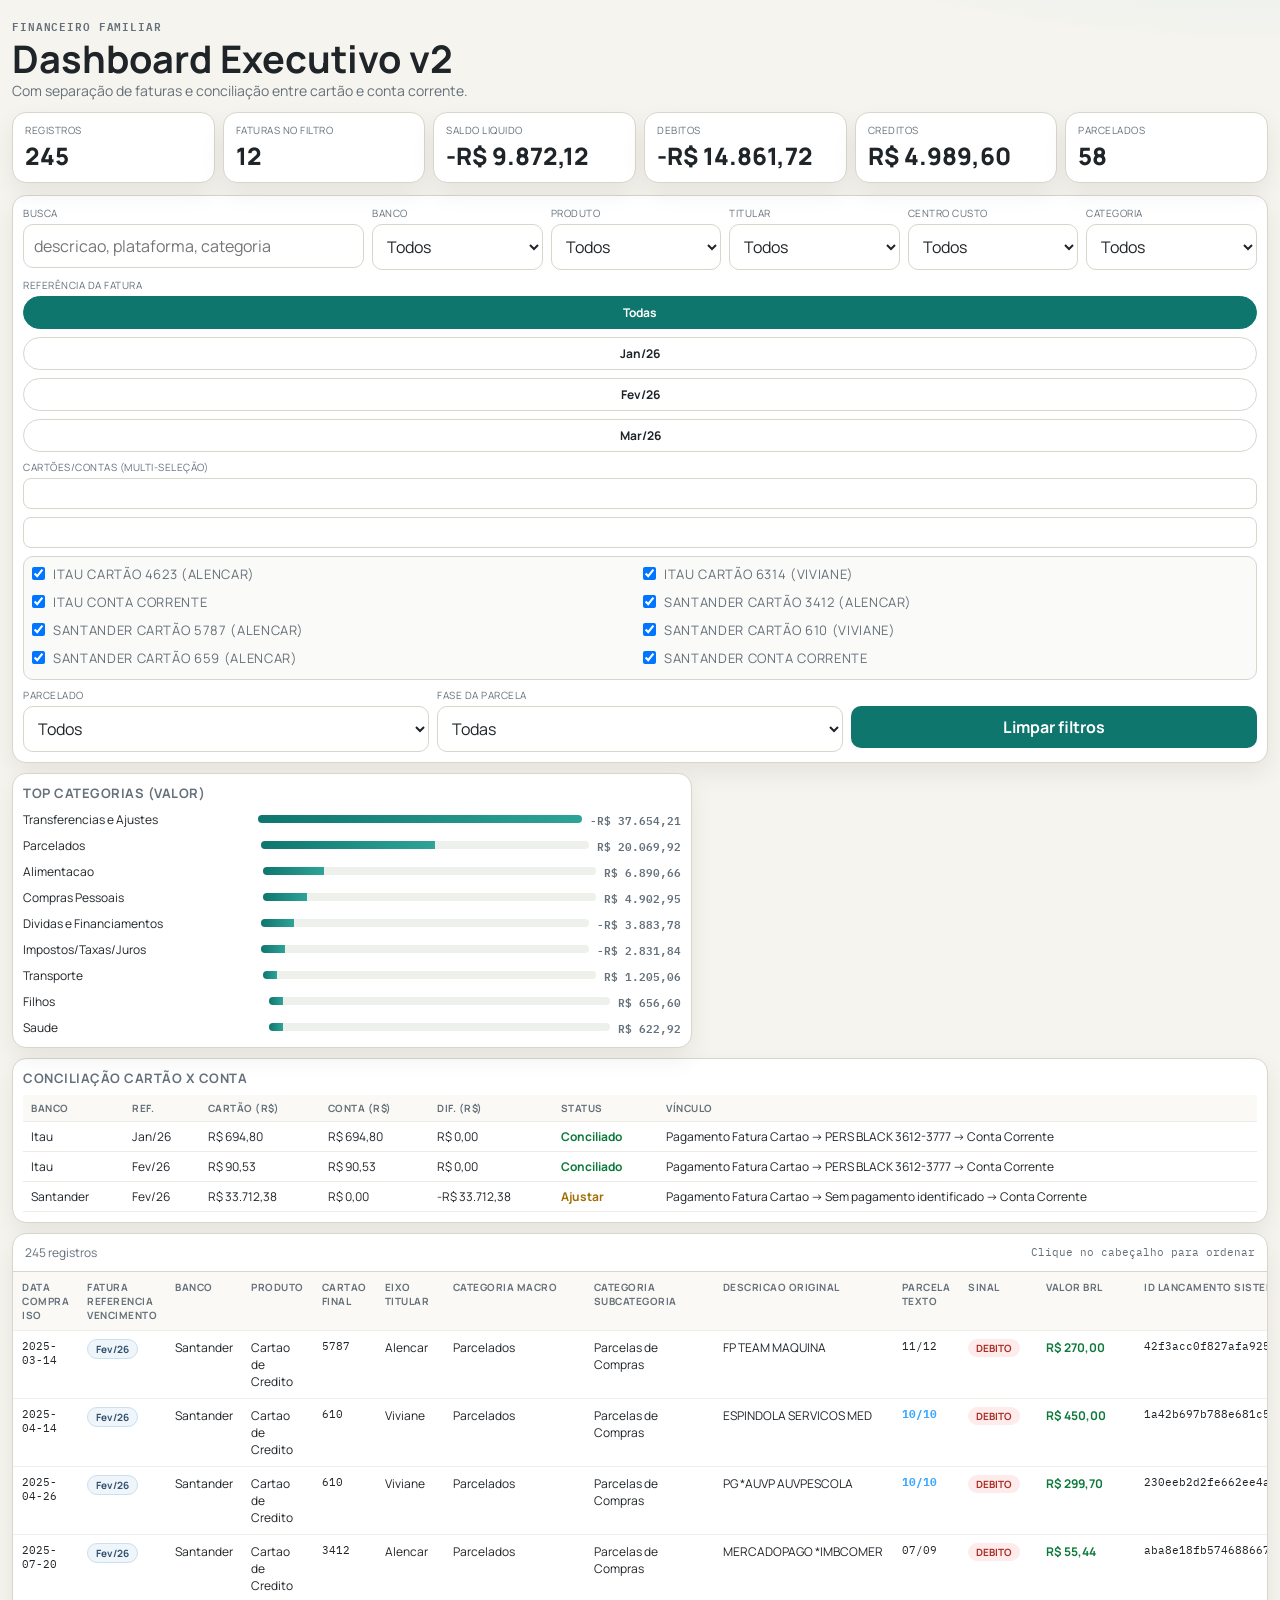
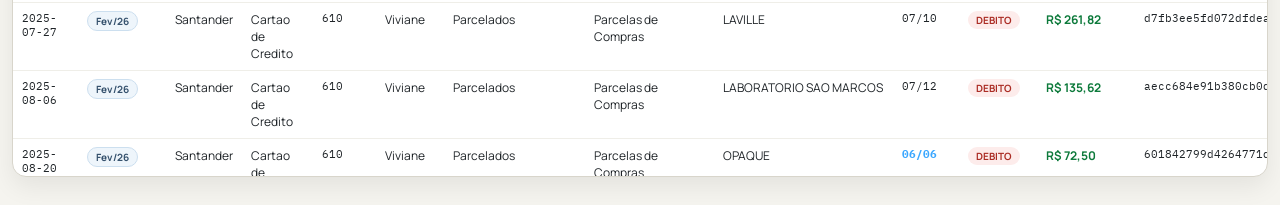
<file: index.html>
<!doctype html>
<html lang="pt-BR">
<head>
  <meta charset="utf-8" />
  <meta name="viewport" content="width=device-width, initial-scale=1" />
  <title>Redirecionando...</title>
  <meta http-equiv="refresh" content="0; url=./pessoal/projetos/dashboard-financeiro-familiar/" />
  <script>
    window.location.replace('./pessoal/projetos/dashboard-financeiro-familiar/');
  </script>
</head>
<body>
  <p>Redirecionando para a nova rota...</p>
  <p><a href="./pessoal/projetos/dashboard-financeiro-familiar/">Abrir dashboard</a></p>
</body>
</html>
</file>
